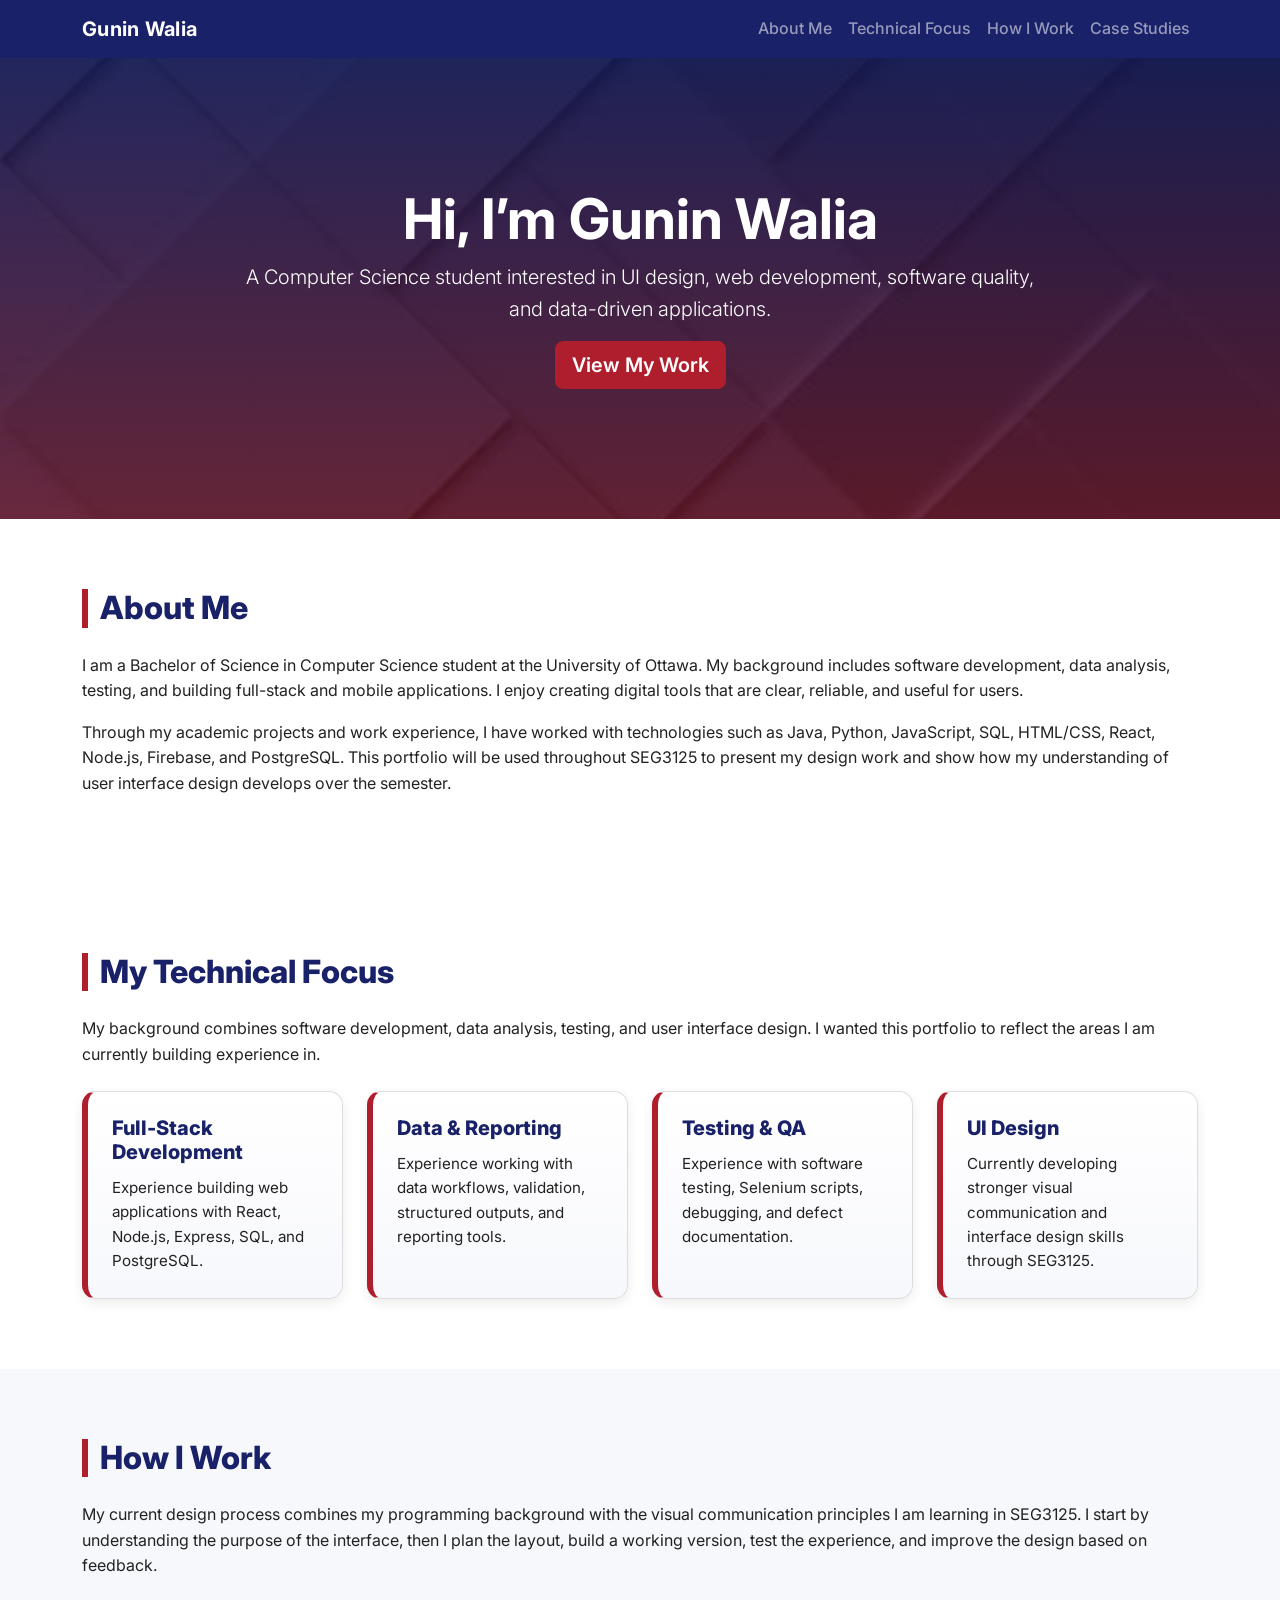
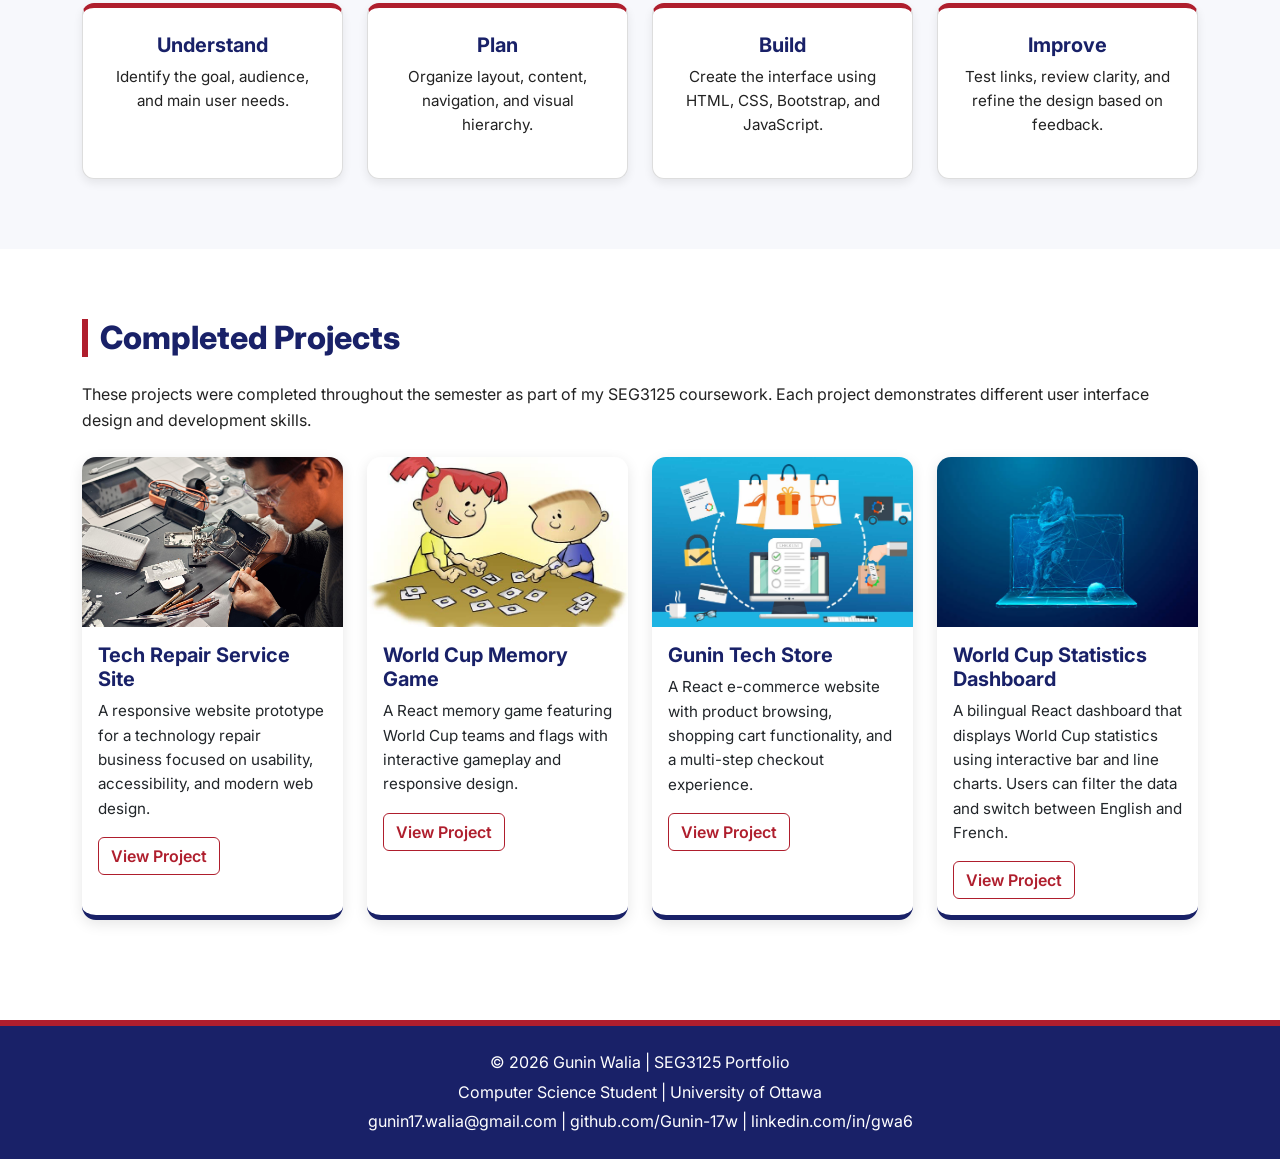
<file: index.html>
<!--
  SEG3125 Assignment 1 Portfolio
  Created by Gunin Walia
  This site uses Bootstrap for responsive layout and custom CSS for personal styling.
-->

<!DOCTYPE html>
<html lang="en">
<head>
  <meta charset="UTF-8" />
  <meta name="viewport" content="width=device-width, initial-scale=1.0" />
  <title>Gunin Walia | UI Design Portfolio</title>

  <!-- Google Font: Inter -->
  <link rel="preconnect" href="https://fonts.googleapis.com">
  <link rel="preconnect" href="https://fonts.gstatic.com" crossorigin>
  <link href="https://fonts.googleapis.com/css2?family=Inter:wght@400;500;600;700;800&display=swap" rel="stylesheet">

  <!-- Bootstrap CSS -->
  <link href="https://cdn.jsdelivr.net/npm/bootstrap@5.3.3/dist/css/bootstrap.min.css" rel="stylesheet">
  
  <!-- Custom CSS -->
  <link rel="stylesheet" href="styles.css">
</head>

<body>

  <!-- Navbar -->
  <nav class="navbar navbar-expand-lg navbar-dark fixed-top">
    <div class="container">
      <a class="navbar-brand fw-bold" href="#">Gunin Walia</a>

      <button class="navbar-toggler" type="button" data-bs-toggle="collapse" data-bs-target="#navbarNav">
        <span class="navbar-toggler-icon"></span>
      </button>

      <div class="collapse navbar-collapse" id="navbarNav">
        <ul class="navbar-nav ms-auto">
          <li class="nav-item"><a class="nav-link" href="#about">About Me</a></li>
          <li class="nav-item"><a class="nav-link" href="#focus">Technical Focus</a></li>
          <li class="nav-item"><a class="nav-link" href="#process">How I Work</a></li>
          <li class="nav-item"><a class="nav-link" href="#projects">Case Studies</a></li>
        </ul>
      </div>
    </div>
  </nav>

  <!-- Hero -->
  <header class="hero-section text-center">
    <div class="container">
      <h1 class="display-4 fw-bold">Hi, I’m Gunin Walia</h1>
      <p class="lead">
        A Computer Science student interested in UI design, web development, software quality, and data-driven applications.
      </p>
      <a href="#projects" class="btn btn-primary btn-lg mt-3">View My Work</a>
    </div>
  </header>

  <!-- About Me -->
  <section id="about" class="section-padding">
    <div class="container">
      <h2 class="section-title">About Me</h2>
      <p>
        I am a Bachelor of Science in Computer Science student at the University of Ottawa. 
        My background includes software development, data analysis, testing, and building full-stack and mobile applications.
        I enjoy creating digital tools that are clear, reliable, and useful for users.
      </p>
      <p>
        Through my academic projects and work experience, I have worked with technologies such as Java, Python, JavaScript,
        SQL, HTML/CSS, React, Node.js, Firebase, and PostgreSQL. This portfolio will be used throughout SEG3125 to present
        my design work and show how my understanding of user interface design develops over the semester.
      </p>
    </div>
  </section>

  <!-- Technical Focus -->
  <section id="focus" class="section-padding focus-section">
    <div class="container">
      <h2 class="section-title">My Technical Focus</h2>
      <p class="mb-4">
        My background combines software development, data analysis, testing, and user interface design.
        I wanted this portfolio to reflect the areas I am currently building experience in.
      </p>

      <div class="row g-4">
        <div class="col-md-6 col-lg-3">
          <div class="focus-card">
            <h5>Full-Stack Development</h5>
            <p>
              Experience building web applications with React, Node.js, Express, SQL, and PostgreSQL.
            </p>
          </div>
        </div>

        <div class="col-md-6 col-lg-3">
          <div class="focus-card">
            <h5>Data & Reporting</h5>
            <p>
              Experience working with data workflows, validation, structured outputs, and reporting tools.
            </p>
          </div>
        </div>

        <div class="col-md-6 col-lg-3">
          <div class="focus-card">
            <h5>Testing & QA</h5>
            <p>
              Experience with software testing, Selenium scripts, debugging, and defect documentation.
            </p>
          </div>
        </div>

        <div class="col-md-6 col-lg-3">
          <div class="focus-card">
            <h5>UI Design</h5>
            <p>
              Currently developing stronger visual communication and interface design skills through SEG3125.
            </p>
          </div>
        </div>
      </div>
    </div>
  </section>

  <!-- How I Work -->
  <section id="process" class="section-padding bg-light">
    <div class="container">
      <h2 class="section-title">How I Work</h2>
      <p>
        My current design process combines my programming background with the visual communication principles I am learning
        in SEG3125. I start by understanding the purpose of the interface, then I plan the layout, build a working version,
        test the experience, and improve the design based on feedback.
      </p>

      <div class="row mt-4">
        <div class="col-md-3">
          <div class="info-box">
            <h5>Understand</h5>
            <p>Identify the goal, audience, and main user needs.</p>
          </div>
        </div>

        <div class="col-md-3">
          <div class="info-box">
            <h5>Plan</h5>
            <p>Organize layout, content, navigation, and visual hierarchy.</p>
          </div>
        </div>

        <div class="col-md-3">
          <div class="info-box">
            <h5>Build</h5>
            <p>Create the interface using HTML, CSS, Bootstrap, and JavaScript.</p>
          </div>
        </div>

        <div class="col-md-3">
          <div class="info-box">
            <h5>Improve</h5>
            <p>Test links, review clarity, and refine the design based on feedback.</p>
          </div>
        </div>
      </div>
    </div>
  </section>

  <!-- Case Studies -->
  <section id="projects" class="section-padding">
    <div class="container">
      <h2 class="section-title">Completed Projects</h2>
      <p class="mb-4">
        These projects were completed throughout the semester as part of my SEG3125 coursework. Each project demonstrates different user interface design and development skills.
      </p>

      <div class="row g-4">

        <div class="col-md-6 col-lg-3">
          <div class="card h-100">
            <img src="images/service.jpg" class="card-img-top project-img" alt="Tech repair service website preview">
            <div class="card-body">
              <h5 class="card-title">Tech Repair Service Site</h5>
              <p class="card-text">A responsive website prototype for a technology repair business focused on usability, accessibility, and modern web design.</p>
              <a href="https://gunin-tech-repair.netlify.app" class="btn btn-outline-primary" target="_blank">View Project</a>
            </div>
          </div>
        </div>

        <div class="col-md-6 col-lg-3">
          <div class="card h-100">
            <img src="images/memory.jpg" class="card-img-top project-img" alt="Memory game preview">
            <div class="card-body">
              <h5 class="card-title">World Cup Memory Game</h5>
              <p class="card-text">A React memory game featuring World Cup teams and flags with interactive gameplay and responsive design.</p>
<a href="https://creative-brioche-080ef9.netlify.app/" class="btn btn-outline-primary" target="_blank">View Project</a>            </div>
          </div>
        </div>

        <div class="col-md-6 col-lg-3">
          <div class="card h-100">
            <img src="images/ecommerce.jpg" class="card-img-top project-img" alt="E-commerce website preview">
            <div class="card-body">
              <h5 class="card-title">Gunin Tech Store</h5>
              <p class="card-text">A React e-commerce website with product browsing, shopping cart functionality, and a multi-step checkout experience.</p>
              <a href="https://gwtechshop.netlify.app/" class="btn btn-outline-primary" target="_blank">View Project</a>
            </div>
          </div>
        </div>

        <div class="col-md-6 col-lg-3">
          <div class="card h-100">
            <img src="images/analytics.jpg" class="card-img-top project-img" alt="Sports analytics website preview">
            <div class="card-body">
              <h5 class="card-title">World Cup Statistics Dashboard
 </h5>
              <p class="card-text">A bilingual React dashboard that displays World Cup statistics using interactive bar and line charts. Users can filter the data and switch between English and French.</p>
              <a href="https://world-cup-dashboards.netlify.app/" class="btn btn-outline-primary">View Project</a>
            </div>
          </div>
        </div>

      </div>
    </div>
  </section>

  <!-- Footer -->
  <footer class="text-center text-white py-4">
    <p class="mb-1">© 2026 Gunin Walia | SEG3125 Portfolio</p>
    <p class="mb-1">Computer Science Student | University of Ottawa</p>
    <p class="mb-0">
      gunin17.walia@gmail.com | github.com/Gunin-17w | linkedin.com/in/gwa6
    </p>
  </footer>

  <!-- Bootstrap JS -->
  <script src="https://cdn.jsdelivr.net/npm/bootstrap@5.3.3/dist/js/bootstrap.bundle.min.js"></script>

</body>
</html>
</file>
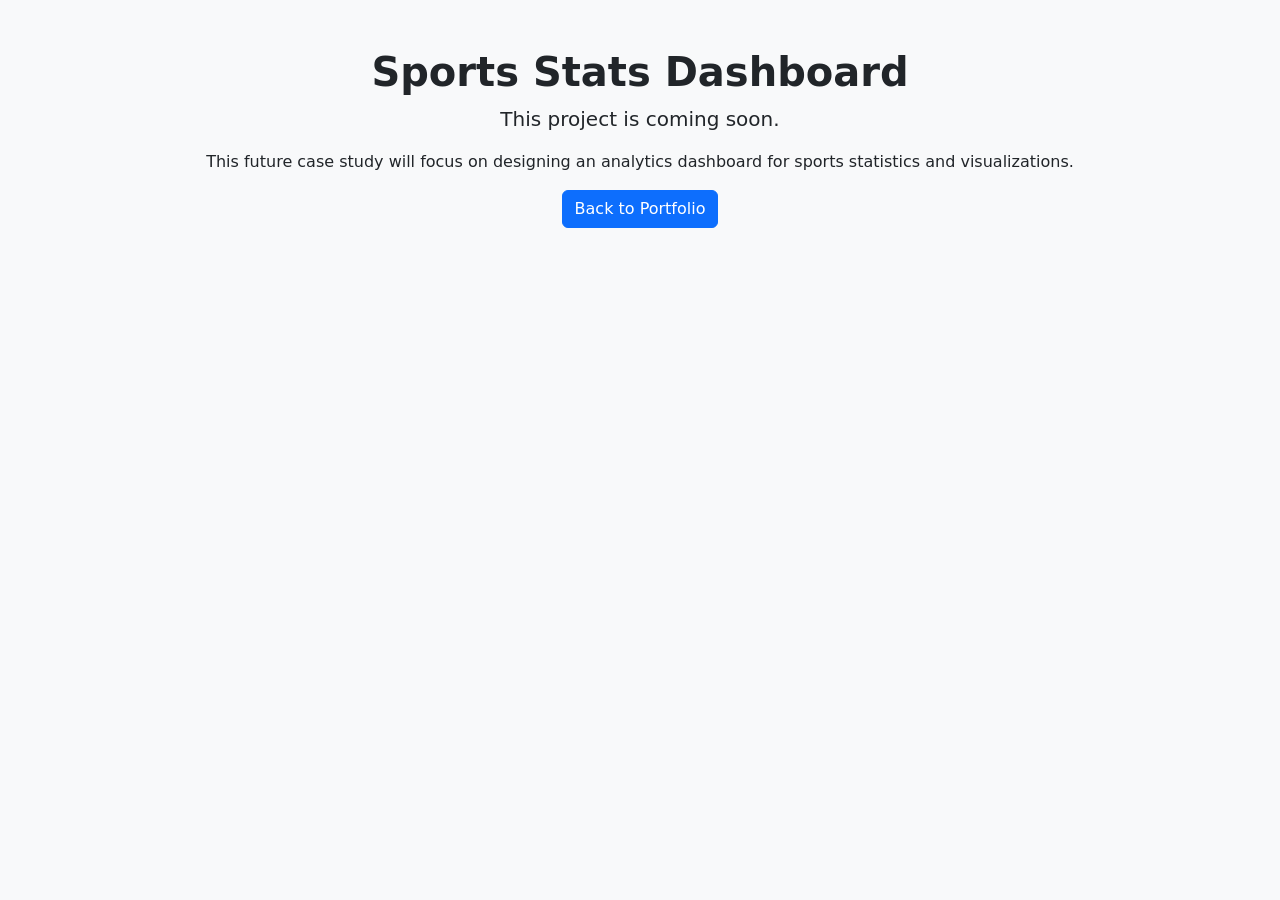
<file: analytics.html>
<!DOCTYPE html>
<html lang="en">
<head>
  <meta charset="UTF-8">
  <meta name="viewport" content="width=device-width, initial-scale=1.0">
  <title>Sports Stats Dashboard - Coming Soon</title>
  <link href="https://cdn.jsdelivr.net/npm/bootstrap@5.3.3/dist/css/bootstrap.min.css" rel="stylesheet">
</head>

<body class="bg-light">

  <div class="container text-center py-5">
    <h1 class="fw-bold">Sports Stats Dashboard</h1>
    <p class="lead">This project is coming soon.</p>
    <p>This future case study will focus on designing an analytics dashboard for sports statistics and visualizations.</p>
    <a href="index.html" class="btn btn-primary">Back to Portfolio</a>
  </div>

</body>
</html>
</file>
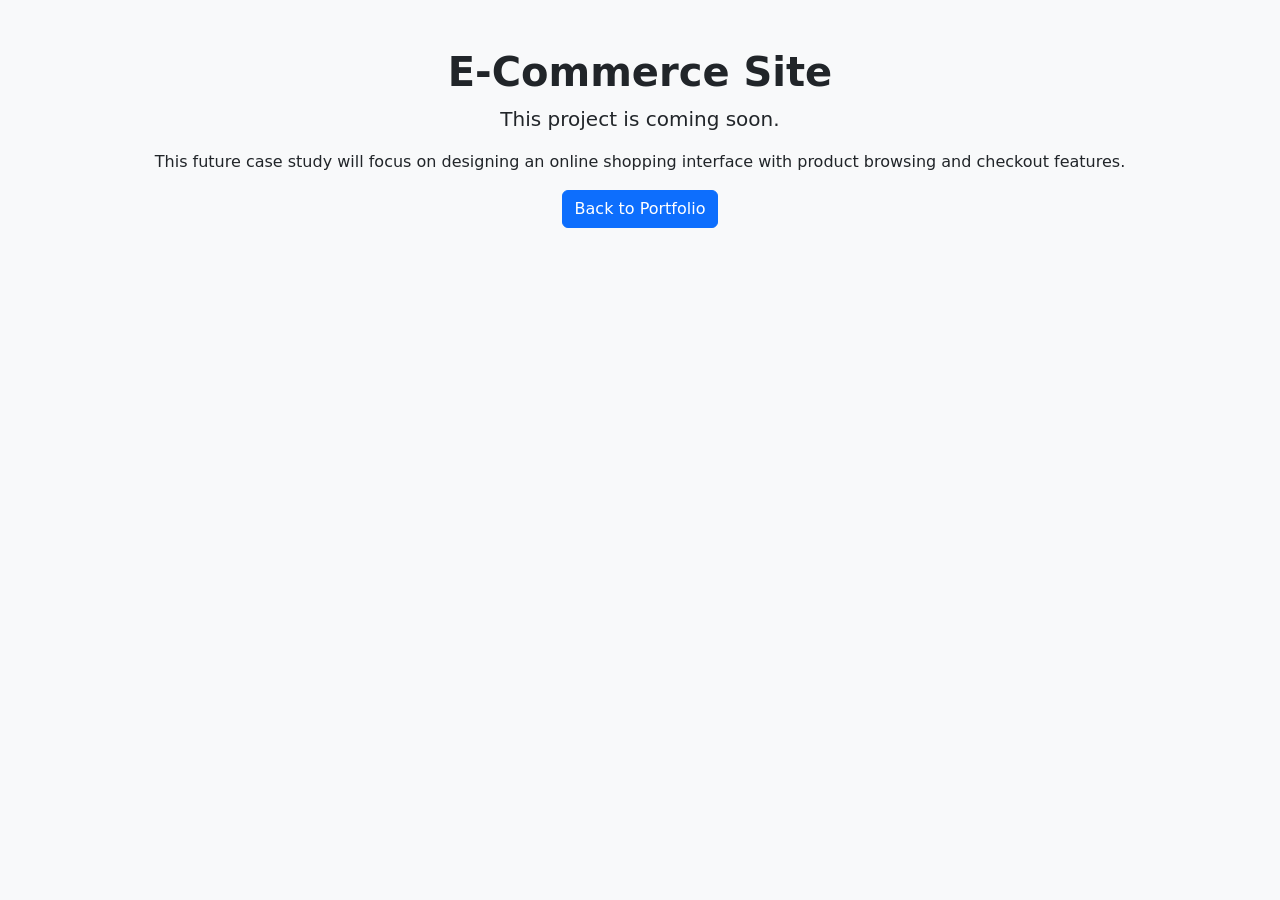
<file: ecommerce.html>
<!DOCTYPE html>
<html lang="en">
<head>
  <meta charset="UTF-8">
  <meta name="viewport" content="width=device-width, initial-scale=1.0">
  <title>E-Commerce Site - Coming Soon</title>
  <link href="https://cdn.jsdelivr.net/npm/bootstrap@5.3.3/dist/css/bootstrap.min.css" rel="stylesheet">
</head>

<body class="bg-light">

  <div class="container text-center py-5">
    <h1 class="fw-bold">E-Commerce Site</h1>
    <p class="lead">This project is coming soon.</p>
    <p>This future case study will focus on designing an online shopping interface with product browsing and checkout features.</p>
    <a href="index.html" class="btn btn-primary">Back to Portfolio</a>
  </div>

</body>
</html>
</file>
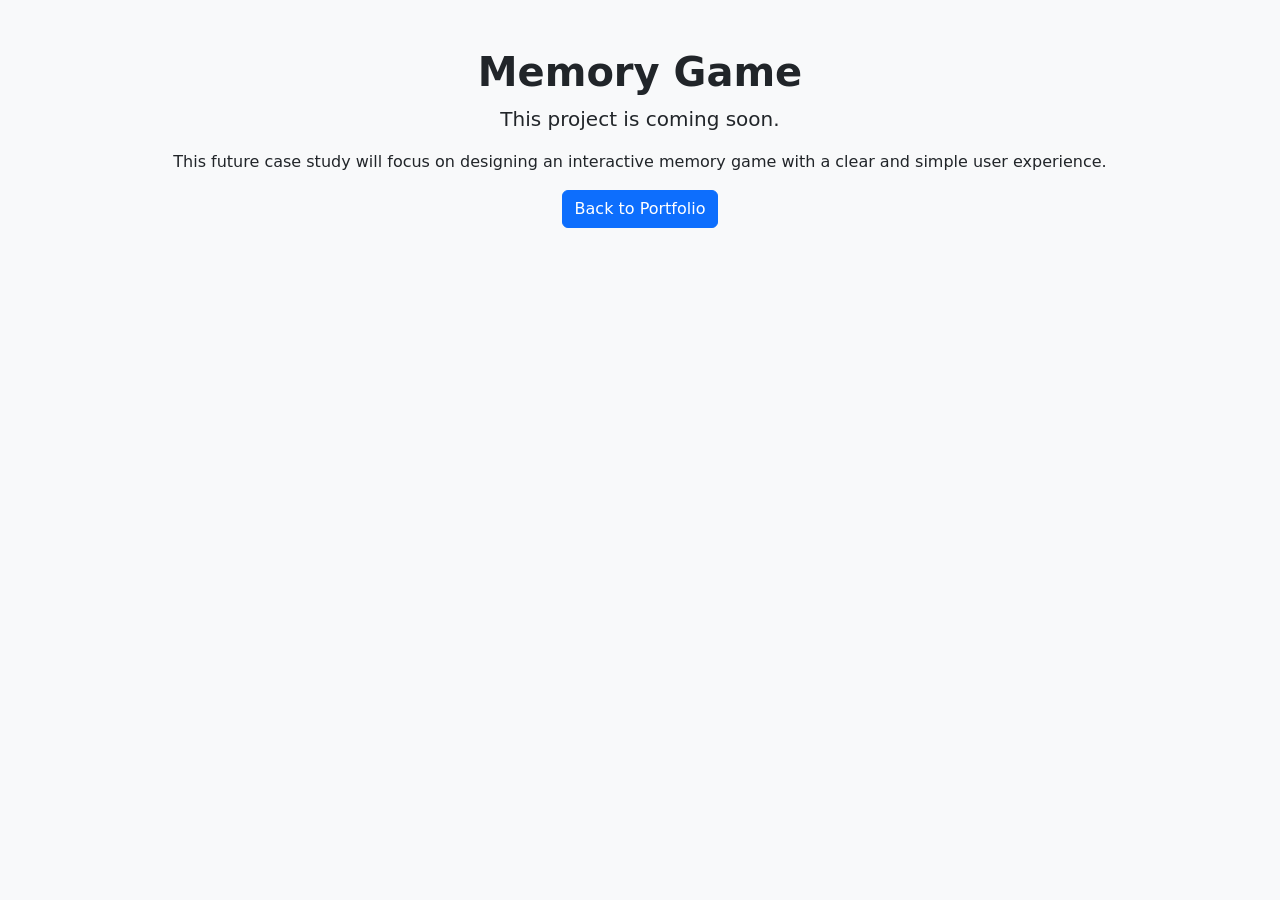
<file: memory.html>
<!DOCTYPE html>
<html lang="en">
<head>
  <meta charset="UTF-8">
  <meta name="viewport" content="width=device-width, initial-scale=1.0">
  <title>Memory Game - Coming Soon</title>
  <link href="https://cdn.jsdelivr.net/npm/bootstrap@5.3.3/dist/css/bootstrap.min.css" rel="stylesheet">
</head>

<body class="bg-light">

  <div class="container text-center py-5">
    <h1 class="fw-bold">Memory Game</h1>
    <p class="lead">This project is coming soon.</p>
    <p>This future case study will focus on designing an interactive memory game with a clear and simple user experience.</p>
    <a href="index.html" class="btn btn-primary">Back to Portfolio</a>
  </div>

</body>
</html>
</file>
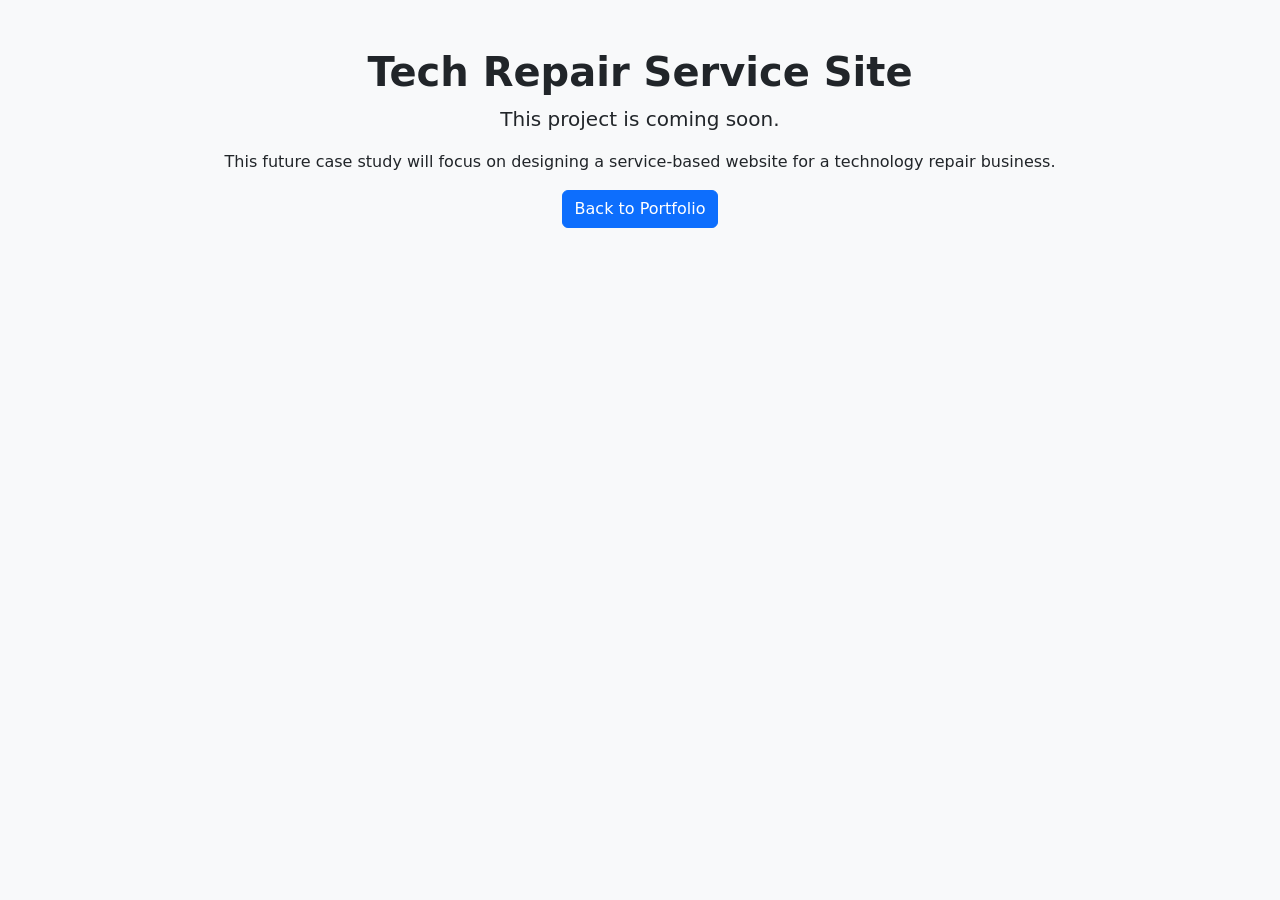
<file: service.html>
<!DOCTYPE html>
<html lang="en">
<head>
  <meta charset="UTF-8">
  <meta name="viewport" content="width=device-width, initial-scale=1.0">
  <title>Tech Repair Service Site - Coming Soon</title>
  <link href="https://cdn.jsdelivr.net/npm/bootstrap@5.3.3/dist/css/bootstrap.min.css" rel="stylesheet">
</head>

<body class="bg-light">

  <div class="container text-center py-5">
    <h1 class="fw-bold">Tech Repair Service Site</h1>
    <p class="lead">This project is coming soon.</p>
    <p>This future case study will focus on designing a service-based website for a technology repair business.</p>
    <a href="index.html" class="btn btn-primary">Back to Portfolio</a>
  </div>

</body>
</html>
</file>
<file: styles.css>
body {
    font-family: 'Inter', Arial, sans-serif;
    color: #222;
    line-height: 1.6;
    padding-top: 56px;
    background-color: #ffffff;
  }
  
  /* Montreal Canadiens-inspired color palette:
     Red: #AF1E2D
     Blue: #192168
     White: #FFFFFF
  */
  
  .navbar {
    background-color: #192168 !important;
  }
  
  .navbar-brand {
    letter-spacing: 0.3px;
  }
  
  .nav-link {
    font-weight: 500;
  }
  
  .hero-section {
    background-image: 
      linear-gradient(rgba(25, 33, 104, 0.65), rgba(175, 30, 45, 0.45)),
      url("images/hero.jpg");
    background-size: cover;
    background-position: center;
    background-repeat: no-repeat;
    color: #ffffff;
    padding: 130px 20px;
  }
  
  .hero-section h1 {
    font-weight: 800;
  }
  
  .hero-section .lead {
    max-width: 800px;
    margin: 0 auto;
  }
  
  .section-padding {
    padding: 70px 20px;
  }
  
  .section-title {
    font-weight: 800;
    margin-bottom: 25px;
    color: #192168;
    border-left: 6px solid #AF1E2D;
    padding-left: 12px;
  }
  
  .bg-light {
    background-color: #f7f8fc !important;
  }
  
  /* Technical Focus section */
  
  .focus-section {
    background-color: #ffffff;
  }
  
  .focus-card {
    background: linear-gradient(180deg, #ffffff 0%, #f7f8fc 100%);
    border: 1px solid #ddd;
    border-left: 6px solid #AF1E2D;
    border-radius: 14px;
    padding: 24px;
    height: 100%;
    box-shadow: 0 4px 12px rgba(0,0,0,0.08);
    transition: transform 0.2s ease, box-shadow 0.2s ease;
  }
  
  .focus-card:hover {
    transform: translateY(-5px);
    box-shadow: 0 8px 20px rgba(0,0,0,0.14);
  }
  
  .focus-card h5 {
    color: #192168;
    font-weight: 800;
    margin-bottom: 12px;
  }
  
  .focus-card p {
    margin-bottom: 0;
    font-size: 0.95rem;
  }
  
  /* How I Work boxes */
  
  .info-box {
    background-color: #ffffff;
    border: 1px solid #ddd;
    border-top: 5px solid #AF1E2D;
    padding: 25px;
    text-align: center;
    border-radius: 12px;
    margin-bottom: 15px;
    box-shadow: 0 4px 10px rgba(0,0,0,0.08);
    height: 100%;
  }
  
  .info-box h5 {
    color: #192168;
    font-weight: 700;
  }
  
  .info-box p {
    margin-bottom: 0;
    font-size: 0.95rem;
  }
  
  /* Case study cards */
  
  .card {
    border: none;
    border-radius: 14px;
    box-shadow: 0 4px 14px rgba(0,0,0,0.1);
    transition: transform 0.2s ease, box-shadow 0.2s ease;
    overflow: hidden;
    border-bottom: 5px solid #192168;
  }
  
  .card:hover {
    transform: translateY(-5px);
    box-shadow: 0 8px 20px rgba(0,0,0,0.15);
  }
  
  .project-img {
    height: 170px;
    object-fit: cover;
  }
  
  .card-title {
    color: #192168;
    font-weight: 700;
  }
  
  .card-text {
    font-size: 0.95rem;
  }
  
  /* Buttons */
  
  .btn-primary {
    background-color: #AF1E2D;
    border-color: #AF1E2D;
    font-weight: 600;
  }
  
  .btn-primary:hover {
    background-color: #941927;
    border-color: #941927;
  }
  
  .btn-outline-primary {
    color: #AF1E2D;
    border-color: #AF1E2D;
    font-weight: 600;
  }
  
  .btn-outline-primary:hover {
    background-color: #AF1E2D;
    border-color: #AF1E2D;
    color: #ffffff;
  }
  
  /* Footer */
  
  footer {
    margin-top: 30px;
    background-color: #192168 !important;
    border-top: 6px solid #AF1E2D;
  }
</file>
